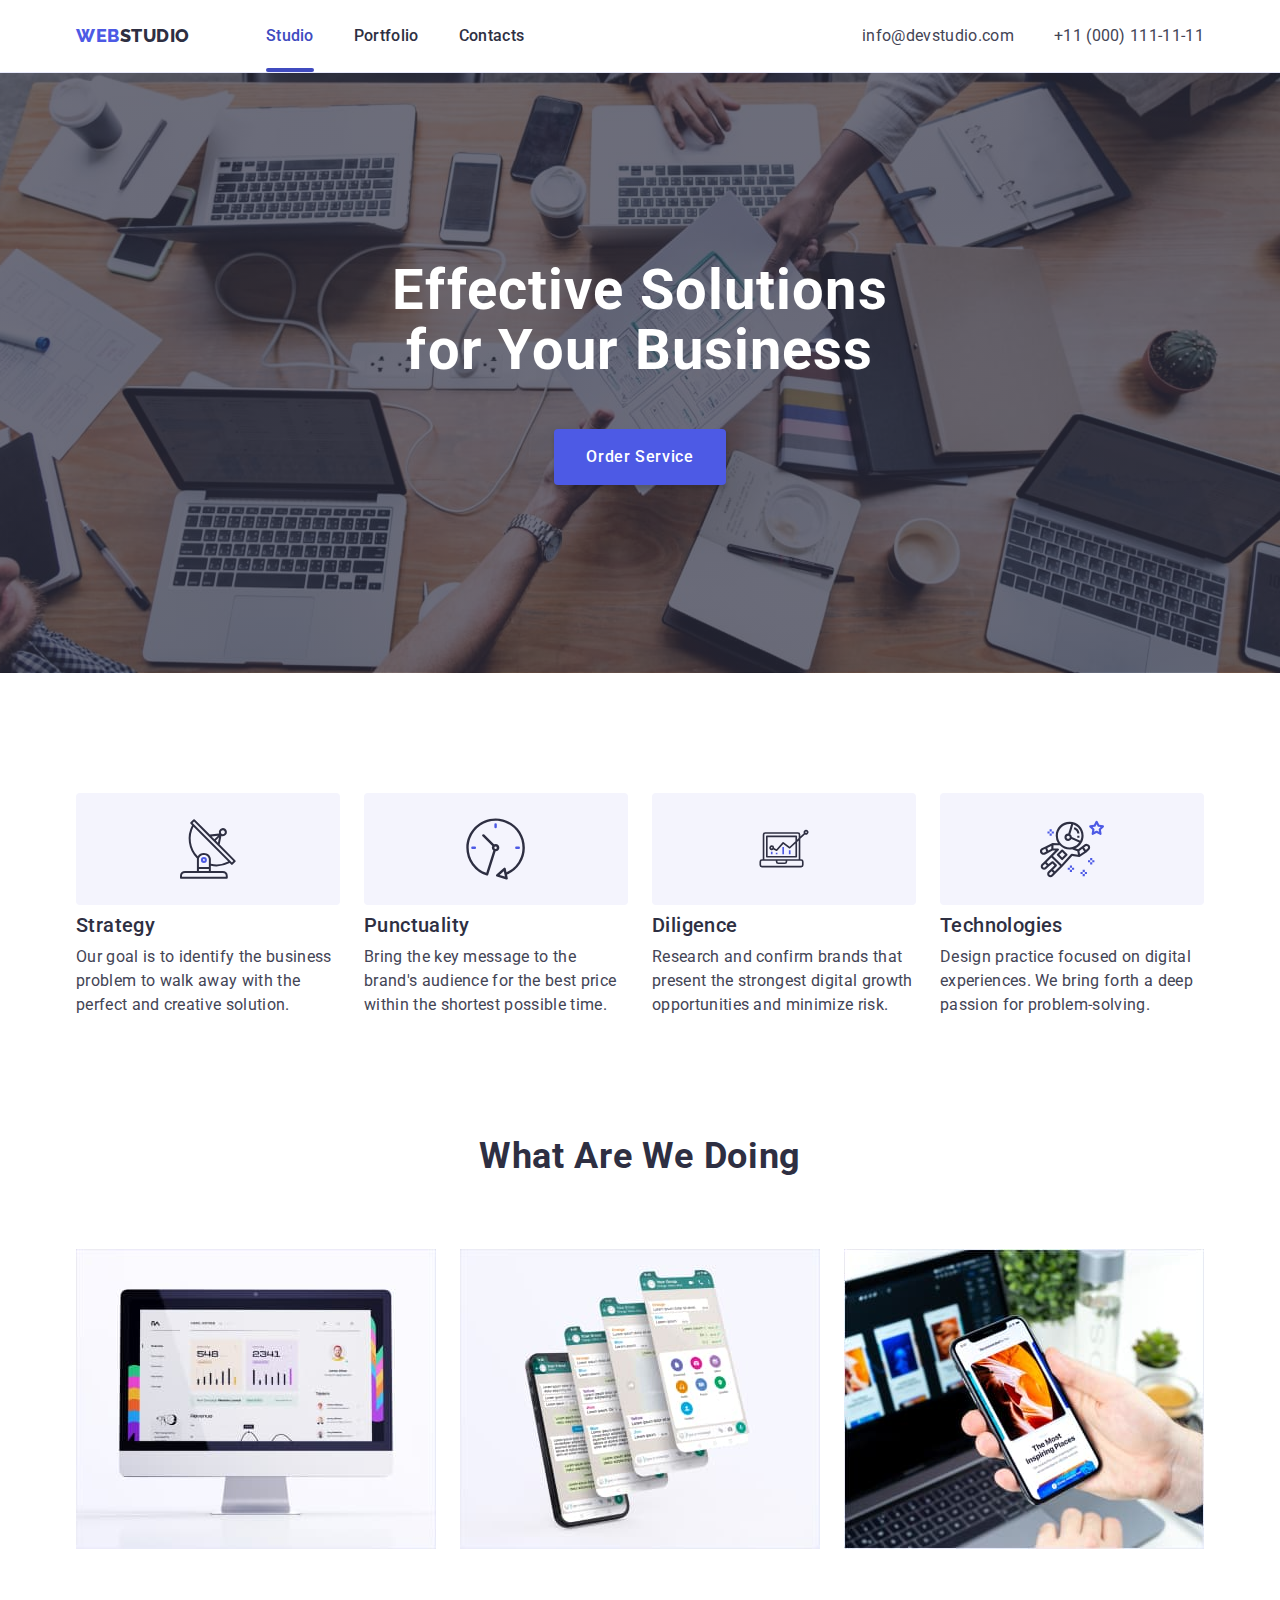
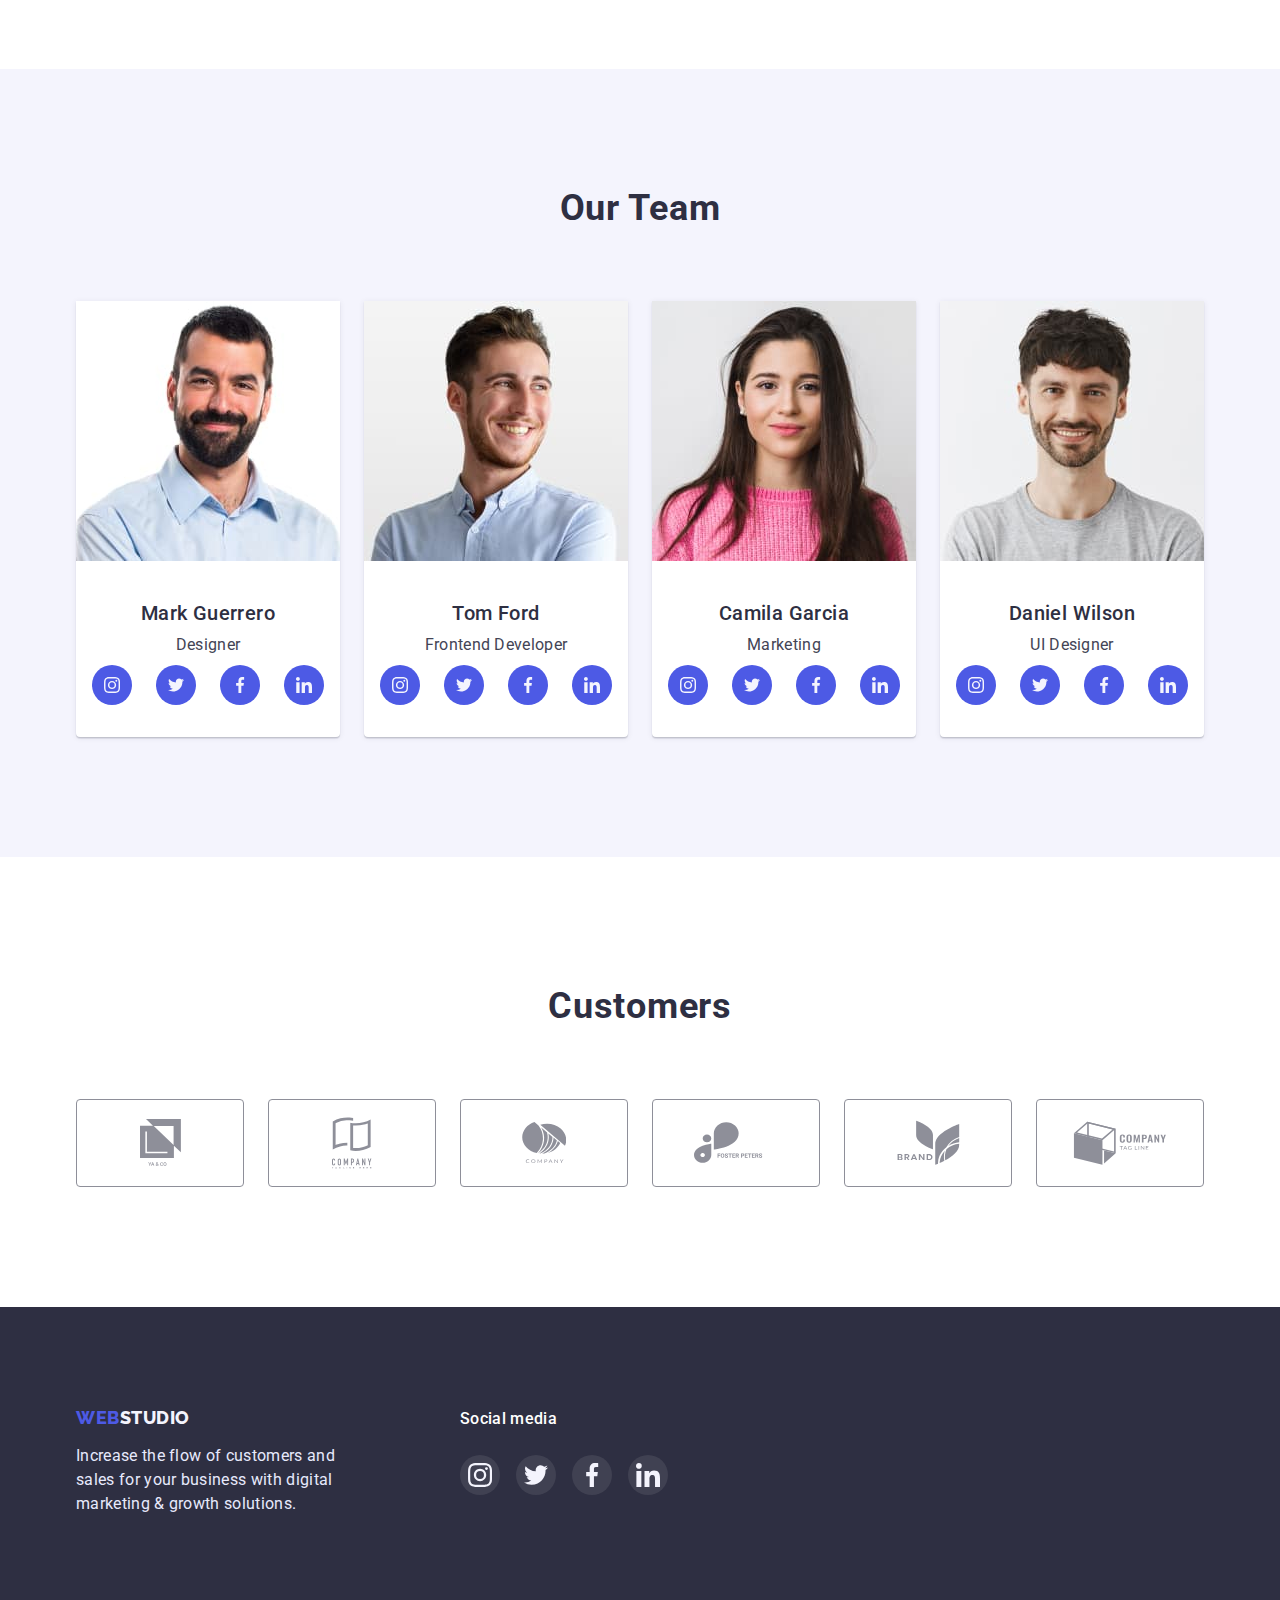
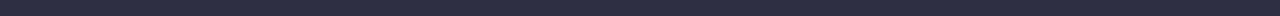
<file: index.html>
<!DOCTYPE html>
<html lang="en">
<head>
    <meta charset="UTF-8">
    <meta http-equiv="X-UA-Compatible" content="IE=edge">
    <meta name="viewport" content="width=device-width, initial-scale=1.0">
    <title>Document</title>
    <link href="https://cdn.jsdelivr.net/npm/modern-normalize@1.1.0/modern-normalize.min.css" rel="stylesheet">
    <!--Шрифти беремо із Гугл Фонтс-->
    <link href="https://fonts.googleapis.com/css2?family=Raleway:wght@800&family=Roboto:wght@400;500;700;900&display=swap" rel="stylesheet">
    <link rel="stylesheet" href="./css/styles.css">
</head>
<body> 
    <header class="page-heder">
        <div class="container page-heder-container">
 <!--логотип-->
    <nav class="site-nav">
        <a href="./index.html" class="link logo"> <span class="part-of-word">Web</span>Studio</a> 

    <!--список посилань на інші сторінки сайту, навігація-->
<ul class="list menu">
<li class="menu-item"><a href="./index.html" class="current link menu-link">Studio</a></li>
<li class="menu-item"><a href="./portfolio.html" class="link menu-link">Portfolio</a></li>
<li class="menu-item"><a href="" class=" link menu-link">Contacts</a></li>
</ul>

<!--електронна адреса та телефон-->
</nav>
<address class="address-main">
    <ul class="list address"> 
        <li class="contact"><a href="mailto:info@devstudio.com" class="link contact-mail-phone">info@devstudio.com</a></li>
        <li class="contact"><a href="tel:+110001111111" class="link contact-mail-phone">+11 (000) 111-11-11</a></li>
</ul>
</address>
</div>
</header>

 <main>
    <!--Герой-->
<section class="hero">
    <div class="container">
    <h1 class="hero-one">Effective Solutions for Your Business</h1> 
    <button class="button" type="button" data-modal-open>Order Service</button>
</div>
</section> 
   <!--переваги-->
<section class="second">
    <div class="container">
    <h2></h2> 
    <ul class="list second-list">
        <li class="decoration">
        <svg width="59.72" height="64" >
        <use href="./images/sprite-svg.svg#icon-antenna">
        </use>
    </svg>
    </li>
    <li class="decoration">
            <svg width="61.22" height="64" >
            <use href="./images/sprite-svg.svg#icon-clock">
            </use>
        </svg>
    </li>  
    <li class="decoration">
        <svg width="64" height="49.09" >
        <use href="./images/sprite-svg.svg#icon-diagram">
        </use>
    </svg>
    </li>
    <li class="decoration">
            <svg width="64" height="64" >
            <use href="./images/sprite-svg.svg#icon-astronaut">
            </use>
        </svg>
    </li>
    </ul>
    <ul class="list second-list">
        <li class="second-list-item"><h3 class="photo-header">Strategy</h3>
        <p class="main-text">Our goal is to identify the business
            problem to walk away with the perfect and creative solution. </p>
        </li>
        <li class="second-list-item"><h3 class="photo-header">Punctuality</h3>
        <p class="main-text">Bring the key message to the brand's audience for the best price within the shortest possible time.</p>
    </li>
    <li class="second-list-item"><h3 class="photo-header">Diligence</h3>
        <p class="main-text">Research and confirm brands that present the strongest digital growth opportunities and minimize risk.</p>
    </li>
    <li class="second-list-item"><h3 class="photo-header">Technologies</h3>
    <p class="main-text">Design practice focused on digital experiences. We bring forth a deep passion for problem-solving.</p>
</li>
    </ul>
</div> 
</section>
<!--Що ми робимо-->
<section class="third section-padding">
    <div class="container">
    <h2 class="second-head">What are we doing</h2>
    <ul class="list third-list">
    <li class="third-list-item"><img src="./images/Monitor1.jpg" alt="Monitorw" width=360></li>
    <li class="third-list-item"><img src="./images/selltelephone1.jpg" alt="selltelephone" width="360"></li>
    <li class="third-list-item"><img src="./images/work1.jpg" alt="work" width=360></li> 
    </ul>
</div>
</section>
<!--Наша команда-->
<section class="fourth section-padding">
    <div class="container">
    <h2 class="second-head">Our Team</h2>
    <ul class="list team-list">
        <li class="team-card"><img src="./images/marc1.jpg" alt="Marc" width=264>   
    <div class="second-card-heder">
        <h3 class="photo-header">Mark Guerrero</h3>
        <p class="main-text">Designer</p>
        <ul class="social-list list">
            <li class="social-list-item">
                <a href="" class="social-list-link">
                    <svg class="socisl-list-icon" width="16" height="16">
                        <use href="./images/sprite-svg.svg#icon-instagram">
                        </use>
                    </svg>
                </a>
            </li>
            <li class="social-list-item">
                <a href="" class="social-list-link">
                    <svg class="socisl-list-icon" width="16" height="16">
                        <use href="./images/sprite-svg.svg#icon-twitter"></use>
                    </svg>
                </a>
            </li>
            <li class="social-list-item">
                <a href="" class="social-list-link">
                    <svg class="socisl-list-icon" width="16" height="16">
                        <use href="./images/sprite-svg.svg#icon-facebook"></use>
                    </svg>
                </a>
            </li>
            <li class="social-list-item">
                <a href="" class="social-list-link">
                    <svg class="socisl-list-icon" width="16" height="16">
                        <use href="./images/sprite-svg.svg#icon-linkedin"></use>
                    </svg>
                </a>
            </li>
        </ul>
    </div>
    </li>
        <li class="team-card"><img src="./images/tom1.jpg" alt="Tom" width=264>
    <div class="second-card-heder">
        <h3 class="photo-header">Tom Ford</h3>
        <p class="main-text">Frontend Developer</p>
        <ul class="social-list list">
            <li class="social-list-item">
                <a href="" class="social-list-link">
                    <svg class="socisl-list-icon" width="16" height="16">
                        <use href="./images/sprite-svg.svg#icon-instagram">
                        </use>
                    </svg>
                </a>
            </li>
            <li class="social-list-item">
                <a href="" class="social-list-link">
                    <svg class="socisl-list-icon" width="16" height="16">
                        <use href="./images/sprite-svg.svg#icon-twitter"></use>
                    </svg>
                </a>
            </li>
            <li class="social-list-item">
                <a href="" class="social-list-link">
                    <svg class="socisl-list-icon" width="16" height="16">
                        <use href="./images/sprite-svg.svg#icon-facebook"></use>
                    </svg>
                </a>
            </li>
            <li class="social-list-item">
                <a href="" class="social-list-link">
                    <svg class="socisl-list-icon" width="16" height="16">
                        <use href="./images/sprite-svg.svg#icon-linkedin"></use>
                    </svg>
                </a>
            </li>
        </ul>
    </div>
    </li>
        <li class="team-card"><img src="./images/camila1.jpg" alt="Camila" width=264>
    <div class="second-card-heder">
        <h3 class="photo-header">Camila Garcia</h3>
        <p class="main-text">Marketing</p>
        <ul class="social-list list">
            <li class="social-list-item">
                <a href="" class="social-list-link">
                    <svg class="socisl-list-icon" width="16" height="16">
                        <use href="./images/sprite-svg.svg#icon-instagram">
                        </use>
                    </svg>
                </a>
            </li>
            <li class="social-list-item">
                <a href="" class="social-list-link">
                    <svg class="socisl-list-icon" width="16" height="16">
                        <use href="./images/sprite-svg.svg#icon-twitter"></use>
                    </svg>
                </a>
            </li>
            <li class="social-list-item">
                <a href="" class="social-list-link">
                    <svg class="socisl-list-icon" width="16" height="16">
                        <use href="./images/sprite-svg.svg#icon-facebook"></use>
                    </svg>
                </a>
            </li>
            <li class="social-list-item">
                <a href="" class="social-list-link">
                    <svg class="socisl-list-icon" width="16" height="16">
                        <use href="./images/sprite-svg.svg#icon-linkedin"></use>
                    </svg>
                </a>
            </li>
        </ul>
    </div>
    </li>
        <li class="team-card"><img src="./images/daniel1.jpg" alt="Daniel" width=264>
    <div class="second-card-heder">
        <h3 class="photo-header">Daniel Wilson</h3>
        <p class="main-text">UI Designer</p>
        <ul class="social-list list">
            <li class="social-list-item">
                <a href="" class="social-list-link">
                    <svg class="socisl-list-icon" width="16" height="16">
                        <use href="./images/sprite-svg.svg#icon-instagram">
                        </use>
                    </svg>
                </a>
            </li>
            <li class="social-list-item">
                <a href="" class="social-list-link">
                    <svg class="socisl-list-icon" width="16" height="16">
                        <use href="./images/sprite-svg.svg#icon-twitter"></use>
                    </svg>
                </a>
            </li>
            <li class="social-list-item">
                <a href="" class="social-list-link">
                    <svg class="socisl-list-icon" width="16" height="16">
                        <use href="./images/sprite-svg.svg#icon-facebook"></use>
                    </svg>
                </a>
            </li>
            <li class="social-list-item">
                <a href="" class="social-list-link">
                    <svg class="socisl-list-icon" width="16" height="16">
                        <use href="./images/sprite-svg.svg#icon-linkedin"></use>
                    </svg>
                </a>
            </li>
        </ul>
    </div>
    </li>
    </ul>
</div>
</section>
<!---------КЛІЄНТИ-------->
<section class="fifth">
    <div class="container">
        <h2 class="second-head">Customers</h2>
        <ul class="list company-list">
            <li class="company-item">
                <a href="#" class="company-link">
                    <svg class="company-icon" width="41" height="47">
                        <use href="./images/sprite-svg.svg#icon-company1"></use>
                    </svg>
                </a>
            </li>
            <li class="company-item">
                <a href="#" class="company-link">
                    <svg class="company-icon" width="40" height="52" >
                        <use href="./images/sprite-svg.svg#icon-company2"></use>
                    </svg>
                </a>
            </li>
            <li class="company-item">
                <a href="#" class="company-link">
                    <svg class="company-icon" width="44" height="41">
                        <use href="./images/sprite-svg.svg#icon-company3"></use>
                    </svg>
                </a>
            </li>
            <li class="company-item">
                <a href="#" class="company-link">
                    <svg class="company-icon" width="84" height="41">
                        <use href="./images/sprite-svg.svg#icon-company4"></use>
                    </svg>
                </a>
            </li>
            <li class="company-item">
                <a href="#" class="company-link">
                    <svg class="company-icon" width="63" height="45">
                        <use href="./images/sprite-svg.svg#icon-company5"></use>
                    </svg>
                </a>
            </li>
            <li class="company-item">
                <a href="#" class="company-link">
                    <svg class="company-icon" width="94" height="44">
                        <use href="./images/sprite-svg.svg#icon-company6"></use>
                    </svg>
                </a>
            </li>
        </ul>
    </div>
</section>
</main>
<!--Футер-->
<footer class="footer">
    <div class="container footer-container">
        <div class="lofo-text-footer">
    <a href="./index.html" class="link logo-foot"> <span class="part-of-word-foot">Web</span>Studio</a> 
    <p class="text-footer">
        Increase the flow of customers and sales for your business with digital marketing & growth solutions.
    </p></div>
       
        <div class="social-container-footer">
        <h2 class="head-footer">Social media</h2>
        <ul class="social-list-footer list">
            <li class="social-list-item-footer">
                <a href="" class="social-list-link-footer">
                    <svg class="socisl-list-icon-footer" width="24" height="24">
                        <use href="./images/sprite-svg.svg#icon-instagram">
                        </use>
                    </svg>
                </a>
            </li>
            <li class="social-list-item-footer">
                <a href="" class="social-list-link-footer">
                    <svg class="socisl-list-icon-footer" width="24" height="24">
                        <use href="./images/sprite-svg.svg#icon-twitter"></use>
                    </svg>
                </a>
            </li>
            <li class="social-list-item-footer">
                <a href="" class="social-list-link-footer">
                    <svg class="socisl-list-icon-footer" width="24" height="24">
                        <use href="./images/sprite-svg.svg#icon-facebook"></use>
                    </svg>
                </a>
            </li>
            <li class="social-list-item-footer">
                <a href="" class="social-list-link-footer">
                    <svg class="socisl-list-icon-footer" width="24" height="24">
                        <use href="./images/sprite-svg.svg#icon-linkedin"></use>
                    </svg>
                </a>
            </li>
        </ul>
    </div>

</div>
</footer>

<div class="backdrop is-hidden" data-modal>
    <div class="modal">
        <button type="button" class="modal-btn" data-modal-close>
            <svg class="modal-icon">
                <use href="./images/sprite-svg.svg#icon-modalsvg"></use>
            </svg>

        </button>
    </div>
</div>
<script src="./js/modal.js"></script>
</body>
</html>
</file>
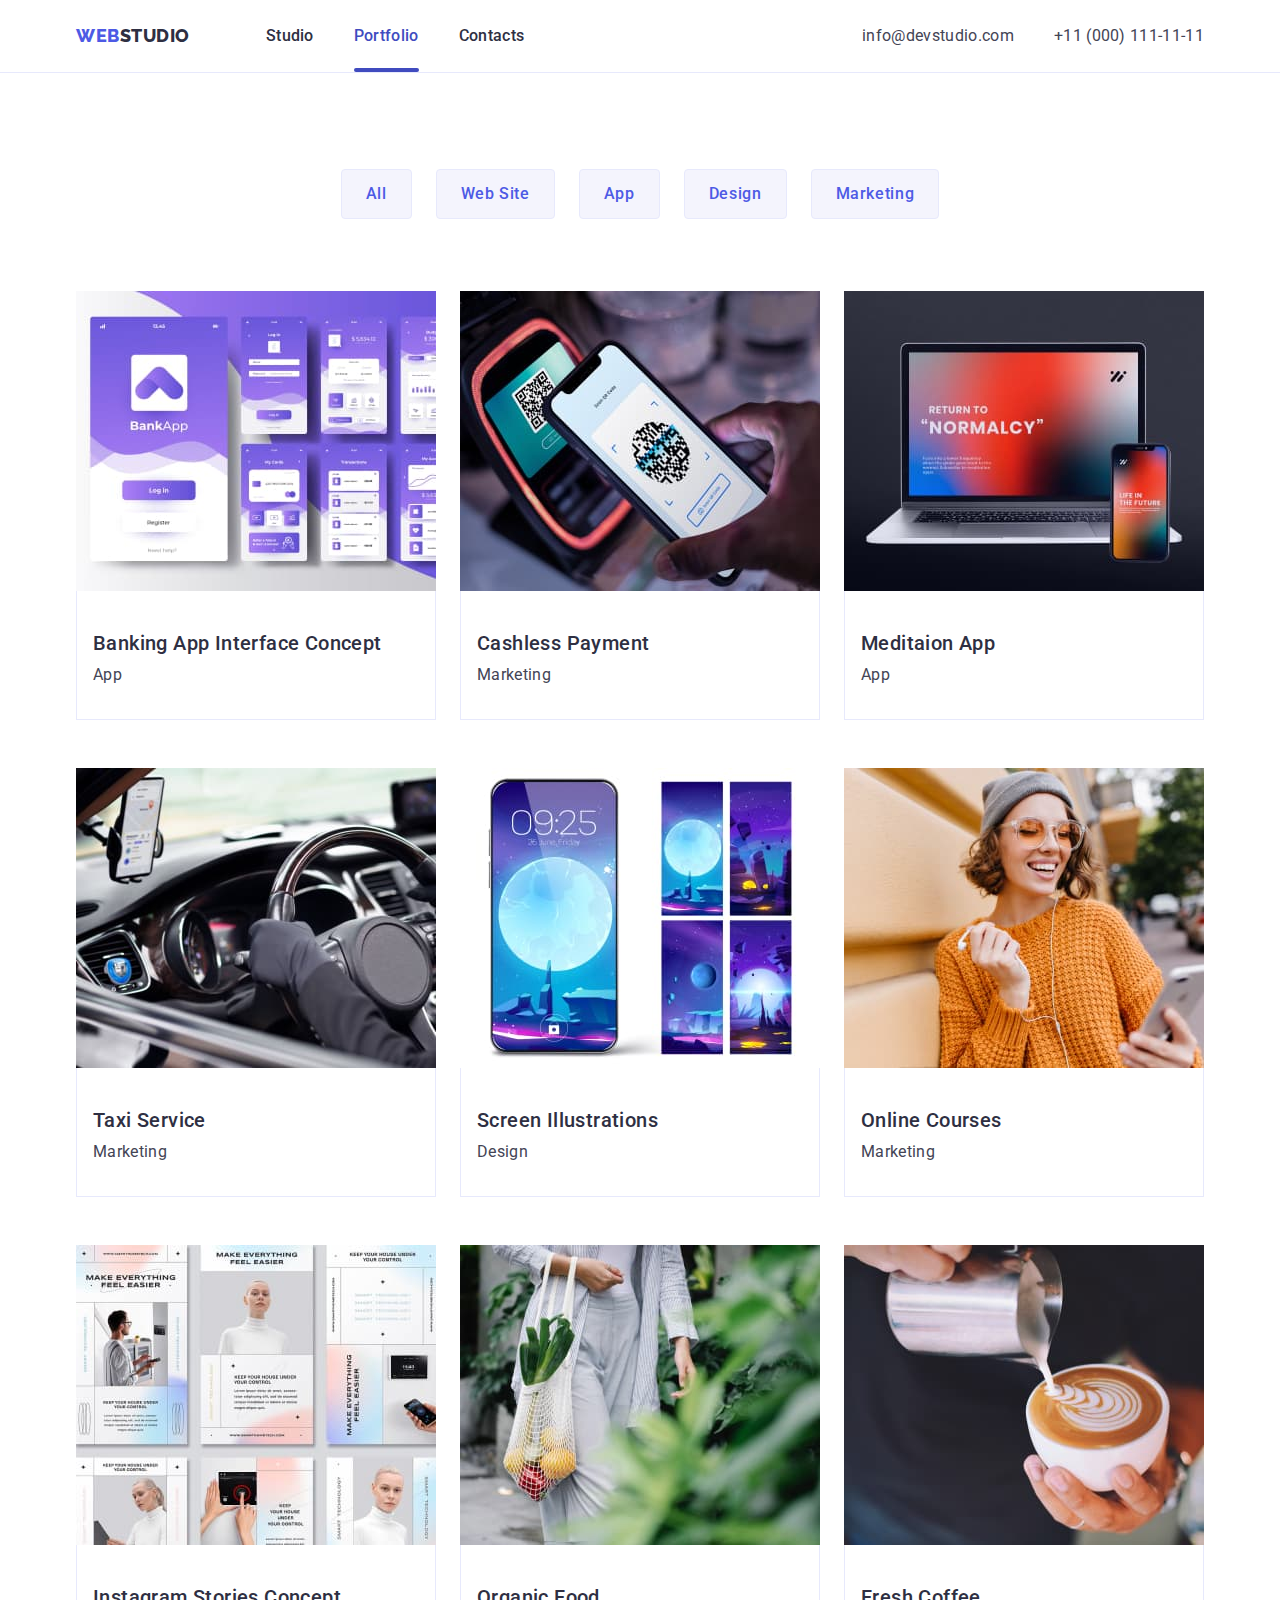
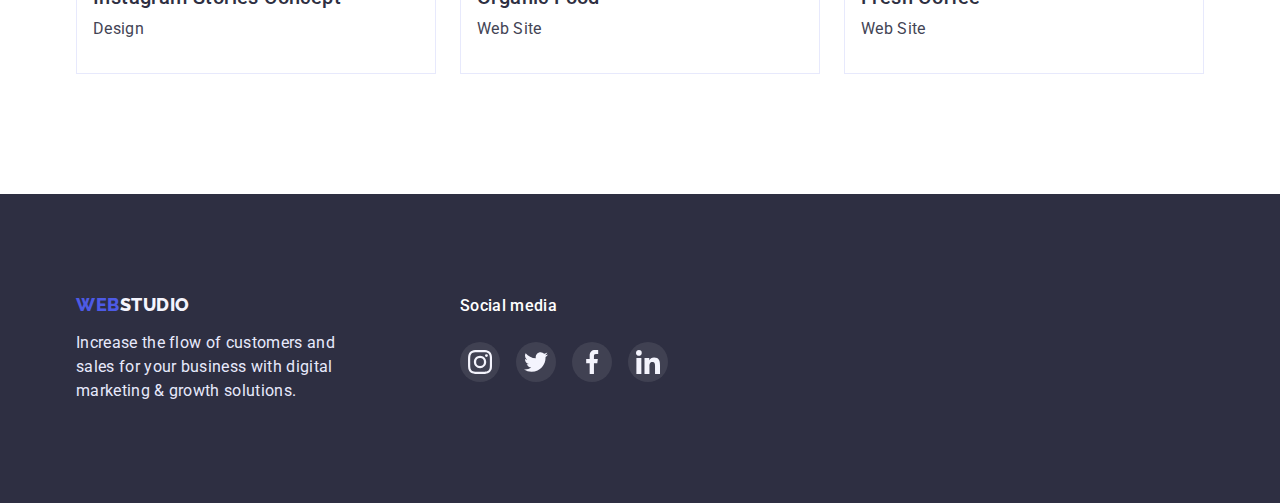
<file: portfolio.html>
<!DOCTYPE html>
<html lang="en">
<head>
    <meta charset="UTF-8">
    <meta http-equiv="X-UA-Compatible" content="IE=edge">
    <meta name="viewport" content="width=device-width, initial-scale=1.0">
    <title>Document</title>
    <link href="https://cdn.jsdelivr.net/npm/modern-normalize@1.1.0/modern-normalize.min.css" rel="stylesheet">
    <!--Шрифти беремо із Гугл Фонтс-->
    <link href="https://fonts.googleapis.com/css2?family=Raleway:wght@800&family=Roboto:wght@400;500;700;900&display=swap" rel="stylesheet">
    <link rel="stylesheet" href="./css/styles.css">
</head>
<body> 
    <header class="page-heder">
        <div class="container page-heder-container">
 <!--логотип-->
    <nav class="site-nav">
        <a href="./index.html" class="link logo"> <span class="part-of-word">Web</span>Studio</a> 
    
        <!--список посилань на інші сторінки сайту, навігація-->
<ul class="list menu">
<li class="menu-item"><a href="./index.html" class="link menu-link">Studio</a></li>
<li class="menu-item"><a href="./portfolio.html" class="current link menu-link">Portfolio</a></li>
<li class="menu-item"><a href="" class="link menu-link">Contacts</a></li>
</ul>

<!--електронна адреса та телефон-->
</nav>
<address class="address-main">
    <ul class="list address"> 
        <li class="contact"><a href="mailto:info@devstudio.com" class="link contact-mail-phone">info@devstudio.com</a></li>
        <li class="contact"><a href="tel:+110001111111" class="link contact-mail-phone">+11 (000) 111-11-11</a></li>
</ul>
</address>
</div>
</header>
    <main>
    <section class="section-padding-portfolio">
        <div class="container">
        <h1></h1>
    <ul class="list portfolio-btn-container">
        <li class="menu-portfolio-btn">
           <button class="nav-btn" type="button">All</button>
        </li>
        <li class="menu-portfolio-btn">
            <button class="nav-btn" type="button">Web Site</button>
        </li>
        <li class="menu-portfolio-btn">
            <button class="nav-btn" type="button">App</button>
        </li>
        <li class="menu-portfolio-btn">
            <button class="nav-btn" type="button">Design</button>
        </li>
        <li class="menu-portfolio-btn">
            <button class="nav-btn" type="button">Marketing</button>
        </li>
    </ul>
    <ul class="list team-list">
    <li class="portfolio-card">
        <a href="" class="portfolio-link link">
        <div class="overlay-img">
        <img src="./images/banking1.jpg" alt="banking app interface concept" width="360">
        <p class="overlay">
            14 Stylish and User-Friendly App Design Concepts 
            · Task Manager App · Calorie Tracker App 
            · Exotic Fruit Ecommerce App 
            · Cloud Storage App</p></div>
        <div class="portfolio-card-heder">
        <h2 class="photo-header">Banking App Interface Concept</h2>
    <p class="main-text">App</p>
</div></a>
</li>
    <li class="portfolio-card">
        <a href="" class="portfolio-link link">
        <div class="overlay-img">
        <img src="./images/payment1.jpg" alt="cashless payment" width="360">
        <p class="overlay">
            14 Stylish and User-Friendly App Design Concepts 
            · Task Manager App · Calorie Tracker App 
            · Exotic Fruit Ecommerce App 
            · Cloud Storage App</p></div>
    <div class="portfolio-card-heder"><h2 class="photo-header">Cashless Payment</h2>
    <p class="main-text">Marketing</p></div></a>
</li>
    <li class="portfolio-card">
        <a href="" class="portfolio-link link">
        <div class="overlay-img">    
        <img src="./images/meditation1.jpg" alt="meditaion app" width="360">
        <p class="overlay">
        14 Stylish and User-Friendly App Design Concepts 
        · Task Manager App · Calorie Tracker App 
        · Exotic Fruit Ecommerce App 
        · Cloud Storage App</p></div>
    <div class="portfolio-card-heder"><h2 class="photo-header">Meditaion App</h2>
    <p class="main-text">App</p></div></a>
</li>
    <li class="portfolio-card">
        <a href="" class="portfolio-link link">
        <div class="overlay-img">
        <img src="./images/taxi1.jpg" alt="taxi service" width="360">
        <p class="overlay">
        14 Stylish and User-Friendly App Design Concepts 
        · Task Manager App · Calorie Tracker App 
        · Exotic Fruit Ecommerce App 
        · Cloud Storage App</p></div>
        <div class="portfolio-card-heder"><h2 class="photo-header">Taxi Service</h2>
    <p class="main-text">Marketing</p></div>
</a>
</li>
    <li class="portfolio-card">
    <a href="" class="portfolio-link link">
    <div class="overlay-img">
    <img src="./images/screen1.jpg" alt="screen illustrations" width="360">
    <p class="overlay">
    14 Stylish and User-Friendly App Design Concepts 
    · Task Manager App · Calorie Tracker App 
    · Exotic Fruit Ecommerce App 
    · Cloud Storage App</p></div>
            <div class="portfolio-card-heder"><h2 class="photo-header">Screen Illustrations</h2>
    <p class="main-text">Design</p></div> </a>
</li>
    <li class="portfolio-card">
        <a href="" class="portfolio-link link">
        <div class="overlay-img">
        <img src="./images/courses1.jpg" alt="online courses" width="360">
        <p class="overlay">
        14 Stylish and User-Friendly App Design Concepts 
        · Task Manager App · Calorie Tracker App 
        · Exotic Fruit Ecommerce App 
        · Cloud Storage App</p></div>
            <div class="portfolio-card-heder"><h2 class="photo-header">Online Courses</h2>
    <p class="main-text">Marketing</p></div></a>
</li>
    <li class="portfolio-card">
        <a href="" class="portfolio-link link">
        <div class="overlay-img">
        <img src="./images/instagram2.jpg" alt="instagram stories concept" width="360">
        <p class="overlay">
        · Task Manager App · Calorie Tracker App 
        · Exotic Fruit Ecommerce App 
        · Cloud Storage App
        · Cloud Storage App</p></div>
            <div class="portfolio-card-heder"><h2 class="photo-header">Instagram Stories Concept</h2>
    <p class="main-text">Design</p></div></a>
</li>
    <li class="portfolio-card">
        <a href="" class="portfolio-link link">
        <div class="overlay-img">
        <img src="./images/food1.jpg" alt="organic food" width="360">
        <p class="overlay">
        14 Stylish and User-Friendly App Design Concepts 
        · Task Manager App · Calorie Tracker App 
        · Exotic Fruit Ecommerce App 
        · Cloud Storage App</p></div>
            <div class="portfolio-card-heder"><h2 class="photo-header">Organic Food</h2>
    <p class="main-text">Web Site</p></div></a>
</li>
    <li class="portfolio-card">
        
        <a href="" class="portfolio-link link">
        <div class="overlay-img">
        <img src="./images/coffee1.jpg" alt="fresh coffee" width="360">
        <p class="overlay">
        14 Stylish and User-Friendly App Design Concepts 
        · Task Manager App · Calorie Tracker App 
        · Exotic Fruit Ecommerce App 
        · Cloud Storage App</p></div>
            <div class="portfolio-card-heder"><h2 class="photo-header">Fresh Coffee</h2>
    <p class="main-text">Web Site</p></div>
</a>
</li>
</ul>
</div>
</section>
</main>
<footer class="footer">
    <div class="container footer-container">
        <div class="lofo-text-footer">
            <a href="./index.html" class="link logo-foot"> <span class="part-of-word-foot">Web</span>Studio</a>
            <p class="text-footer">
                Increase the flow of customers and sales for your business with digital marketing & growth solutions.
            </p>
        </div>

        <div class="social-container-footer">
            <h2 class="head-footer">Social media</h2>
            <ul class="social-list-footer list">
                <li class="social-list-item-footer">
                    <a href="" class="social-list-link-footer">
                        <svg class="socisl-list-icon-footer" width="24" height="24">
                            <use href="./images/sprite-svg.svg#icon-instagram">
                            </use>
                        </svg>
                    </a>
                </li>
                <li class="social-list-item-footer">
                    <a href="" class="social-list-link-footer">
                        <svg class="socisl-list-icon-footer" width="24" height="24">
                            <use href="./images/sprite-svg.svg#icon-twitter"></use>
                        </svg>
                    </a>
                </li>
                <li class="social-list-item-footer">
                    <a href="" class="social-list-link-footer">
                        <svg class="socisl-list-icon-footer" width="24" height="24">
                            <use href="./images/sprite-svg.svg#icon-facebook"></use>
                        </svg>
                    </a>
                </li>
                <li class="social-list-item-footer">
                    <a href="" class="social-list-link-footer">
                        <svg class="socisl-list-icon-footer" width="24" height="24">
                            <use href="./images/sprite-svg.svg#icon-linkedin"></use>
                        </svg>
                    </a>
                </li>
            </ul>
        </div>
    </div>
</footer>
</body>
</html>
</file>
<file: css/styles.css>
/*=======================загальні класи та змінні=====================*/
:root {
  --color-ocean-hover-pressed: #404BBF;
  --color-iris-focus-aktiv-link: #4D5AE5;
  --color-navy-blue-overlay-shadow-heading: #2E2F42;
  --color-slate-text: #434455;
  --color-body: #FFFFFF;
  --color-cloud-accent: #F4F4FD;
  --color-cornflower-accent: #E7E9FC;
  --color-helper:#8E8F99;
  --color-green-akcent:#31D0AA;
  --primary-font:'Roboto', sans-serif;
  --transition: 250ms cubic-bezier(0.4, 0, 0.2, 1);
  
}

h1,h2,h3,p {
margin-top: 0px; margin-bottom: 0px;}

ul {
  margin-top: 0px;
  margin-bottom: 0px; 
  padding-left: 0px;}

.list {
  list-style: none;
}

img {display: block;}

.link {
  text-decoration: none;
}

body {
font-family: var(--primary-font);
color: var(--color-navy-blue-overlay-shadow-heading);
background-color: var(--color-body);}

.container {
  width: 1158px;
  margin-right: auto;
  margin-left: auto;
  padding-left: 15px;
  padding-right: 15px;
}

.section-padding {
padding-top: 120px;
padding-bottom: 120px;}


/*==========================ХЕДЕР=====================================*/
.page-heder {
border-bottom: 1px solid var(--color-cornflower-accent);}

.page-heder-container {
  display: flex;
  align-items: center;
}

.logo {
  font-family: 'raleway', sans-serif;
  font-weight: 800;
  font-size: 18px;
  line-height: 1.33;
  letter-spacing: 0.03em;
  color: var(--color-navy-blue-overlay-shadow-heading);
  text-transform: uppercase;

  margin-right: 76px;
}

.part-of-word {
  color: var(--color-iris-focus-aktiv-link);
}
/*========================Навігація в хедері=========================================*/
.site-nav {
  display: flex;
  align-items: center;
}

.menu {
  display: flex;
  align-items: center;
}

.address-main {margin-left: auto;}

.address {
display: flex;
align-items: center;}

.menu-item:not(:last-child) {
  margin-right: 40px;
}


.menu-link {
  padding-top: 24px;
  padding-bottom: 24px;
  display: block;
  font-weight: 500;
  font-size: 16px;
  line-height: 1.5;
  letter-spacing: 0.02em;
  color: var(--color-navy-blue-overlay-shadow-heading);
  transition: color var(--transition);
}
.menu-link:hover,
.menu-link:focus {
  color: var(--color-ocean-hover-pressed);
}

.current::after {
  position: absolute;
  bottom: 0;
  left: 0;
  display: block;
  content: '';
  width: 100%;
  height: 4px;
  background-color: var(--color-ocean-hover-pressed);
  border-radius: 2px;
}

.current {
  position: relative;
  color: var(--color-ocean-hover-pressed);
}
.contact-mail-phone  {
font-family: 'Roboto', sans-serif;
font-style: normal;
font-size: 16px;
line-height: 1.5;
letter-spacing: 0.02em;
color: var(--color-slate-text);
transition: color var(--transition);
}

.contact:not(:last-child){
  margin-right: 40px;
}
.contact-mail-phone:hover,
.contact-mail-phone:focus {
  color: var(--color-ocean-hover-pressed);}

  /*=========================Герой====================*/
.button {
background-color: var(--color-iris-focus-aktiv-link);
font-family: 'Roboto', sans-serif;
font-weight: 500;
font-size: 16px;
line-height: 1.5;
letter-spacing: 0.04em;
color: var(--color-body);
cursor: pointer;
box-shadow: 0px 4px 4px rgba(0, 0, 0, 0.15);
border-radius: 4px;
border: none;
padding: 16px 32px;
transition: color var(--transition), background-color var(--transition);
}
  
.button:hover,
.button:focus{
background-color: var(--color-ocean-hover-pressed);
color: var(--color-body);
}

.hero {
  background-color: var(--color-navy-blue-overlay-shadow-heading);
  padding: 188px 0px;
  text-align: center;

  max-width: 1440px;
  margin-left: auto;
  margin-right: auto;
 
  background-image: linear-gradient(rgba(46, 47, 66, 0.7), rgba(46, 47, 66, 0.7)), url(../images/fon-hero1.jpg);
  background-repeat: no-repeat;
  background-position: center;
  background-size: cover;
}

.hero-one {
width: 500px;
margin-right: auto;
margin-left: auto;
margin-bottom: 48px;
font-size: 56px;
line-height: 1.07;
letter-spacing: 0.02em;
color: var(--color-body);
}

/*===========================Друга секція ПЕРЕВАГИ=========================*/
.second {
  padding-top: 120px;}

.second-head {
font-size: 36px;
line-height: 1.11;
letter-spacing: 0.02em;
text-align: center;
text-transform: capitalize;
margin-bottom: 72px;}

.photo-header {
  font-weight: 500;
  font-size: 20px;
  line-height: 1.2;
  letter-spacing: 0.02em;
  margin-bottom: 8px;
  margin-top: 8px;
  color: var(--color-navy-blue-overlay-shadow-heading);
 }
 
 .second-list {
  display: flex;
  flex-wrap: wrap;
  gap: 24px;
 }

 .decoration {
width: 264px;
height: 112px;
background: #F4F4FD;
border-radius: 4px;
display: flex;
justify-content: center;
align-items: center;
}

 .second-list-item {
  flex-basis: calc((100% - 3*24px) / 4);
 }
.main-text {
  font-size: 16px;
  line-height: 1.5;
  letter-spacing: 0.02em;
  color: var(--color-slate-text)
  }

  /*=========================Третя секція ЩО МИ РОБИМО====================*/
.third-list {display: flex;
flex-wrap: wrap;
gap: 24px;}

.third-list-item {
  flex-basis: calc((100% - 2*24px) / 3);}

/*============================Четверта секція НАША КОМАНДА=================*/
  
.fourth {
background-color: var(--color-cloud-accent)}

.team-list {margin-top: 72px;
display: flex;
flex-wrap: wrap;
gap: 48px 24px;}

.second-card-heder {
  padding-top: 32px;
  padding-bottom: 32px;
  text-align: center;
}


.team-card {
flex-basis: calc((100% - 3*24px) / 4);
background-color: var(--color-body);
box-shadow: 0px 1px 6px rgba(46, 47, 66, 0.08), 0px 1px 1px rgba(46, 47, 66, 0.16), 0px 2px 1px rgba(46, 47, 66, 0.08);
border-radius: 0px 0px 4px 4px;}


.social-list {
  display: flex;
  justify-content: center;
  gap: 24px;
  margin-top: 8px;
}
.social-list-link {
  display: flex;
  justify-content: center;
  align-items: center;
  width: 40px;
  height: 40px;
  border-radius: 50%;
  background-color: var(--color-iris-focus-aktiv-link);
  transition: background-color var(--transition);
}

.social-list-link:hover,
.social-list-link:focus {
  background-color: var(--color-ocean-hover-pressed);
}


/*========Секція з лого компаній. КЛІЄНТИ================*/

.fifth {padding-top: 130px;
padding-bottom: 120px;
}

.company-list {
  display: flex;
  justify-content: center;
  gap: 24px;
}
.company-link {
  display: flex;
  justify-content: center;
  align-items: center;
  width: 168px;
  height: 88px;
  border-radius: 4px;
  border: 1px solid var(--color-helper);
  fill: var(--color-helper);
  transition: fill var(--transition), border-color var(--transition);
}

.company-link:hover,
.company-link:focus {
  fill: var(--color-ocean-hover-pressed);
  border-color: var(--color-ocean-hover-pressed);
}

/*================Футер=======================*/

  .footer {
    background-color: var(--color-navy-blue-overlay-shadow-heading);
    padding-top: 100px;
    padding-bottom: 100px;
  }

.logo-foot {
  font-family: 'raleway', sans-serif;
  font-weight: 800;
  font-size: 18px;
  line-height: 1.17;
  letter-spacing: 0.03em;
  color: var(--color-cloud-accent);
  text-transform: uppercase;
  display: inline-block;
  margin-bottom: 16px;
}
  
  .part-of-word-foot {
  color: var(--color-iris-focus-aktiv-link);
  }

  .text-footer {
  font-size: 16px;
  line-height: 1.5;
  width: 264px;
  letter-spacing: 0.02em;
  color: var(--color-cornflower-accent);
}

  .head-footer {
    font-size: 16px;
    line-height: 1.5;
    letter-spacing: 0.02em;
    color: #FFFFFF;
    font-weight: 500;
    margin-bottom: 24px;
  }

  .social-container-footer {
    display: flex;
    flex-direction: column;
    padding-left: 120px;
  }
    .social-list-footer {
      display: flex;
      justify-content: center;
      gap: 16px;
    
    }
  
    .footer-container {
      display: flex;
    }
    .social-list-link-footer {
      display: flex;
      justify-content: center;
      align-items: center;
      width: 40px;
      height: 40px;
      border-radius: 50%;
      background-color: rgba(225, 225, 225, 0.1);
      transition: background-color var(--transition);
    }

  .social-list-link-footer:hover,
  .social-list-link-footer:focus {
    background-color: var(--color-green-akcent);
  }
/*=============Портфоліо друга сторінка==============================*/

.portfolio-btn-container {
  display: flex;
  align-items: center;
  justify-content: center;
  margin-right: auto;
  margin-left: auto;
  
}

  .nav-btn:hover,
  .nav-btn:focus{
  background-color: var(--color-ocean-hover-pressed);
  color: var(--color-body);
  box-shadow: 0px 3px 1px rgba(0, 0, 0, 0.1), 0px 2px 1px rgba(0, 0, 0, 0.08), 0px 2px 2px rgba(0, 0, 0, 0.12);
  }

  .nav-btn {
  
  background-color: var(--color-cloud-accent);
  font-family: 'Roboto', sans-serif;
  font-weight: 500;
  font-size: 16px;
  line-height: 1.5;
  letter-spacing: 0.04em;
  color: var(--color-iris-focus-aktiv-link);
  cursor: pointer;
  padding: 12px 24px;
  border: 1px solid #E7E9FC;
border-radius: 4px;
transition: background-color var(--transition), color var(--transition), box-shadow var(--transition);
  }

.menu-portfolio-btn:not(:last-child) {
  margin-right: 24px;
}

.section-padding-portfolio {
  padding-top: 96px;
  padding-bottom: 120px;
}

.portfolio-card-heder {

  padding-top: 32px;
  padding-bottom: 32px;
  padding-left: 16px;
  border-right: 1px solid var(--color-cornflower-accent);
  border-left: 1px solid var(--color-cornflower-accent);
  border-bottom: 1px solid var(--color-cornflower-accent);
}

.portfolio-card {
  flex-basis: calc((100% - 2*24px) / 3);
}

.portfolio-card:hover .overlay,
.portfolio-card:focus .overlay{
transform: translate(0, 0);
}


.portfolio-link:hover,
.portfolio-link:focus {
  box-shadow: 0px 2px 1px rgba(46, 47, 66, 0.08), 0px 1px 1px rgba(46, 47, 66, 0.16), 0px 1px 6px rgba(46, 47, 66, 0.08);
}
.portfolio-link {
  display: block;
  transition: box-shadow var(--transition);

}

.overlay {
  position: absolute;
  left: 0;
  top: 0;
  width: 100%;
  height: 100%;
  overflow: auto;
transform: translate(0, 100%);
transition: transform var(--transition);
  font-size: 16px;
  letter-spacing: 0.02em;
  color: var(--color-cloud-accent);
  background-color: var(--color-iris-focus-aktiv-link);
  padding-top: 40px;
  padding-bottom: 164px;
  padding-left: 32px;
  padding-right: 32px;
}

.overlay-img {
  position: relative;
  overflow: hidden;
}

/*==================МОДАЛЬНЕ ВІКНО=============*/

.backdrop {
  position: fixed;
  z-index: 100;
  top: 0;
  left: 0;
  width: 100%;
  height: 100%;
  background: rgba(46, 47, 66, 0.4);
  transition: opacity var(--transition), visibility var(--transition);
}

.backdrop.is-hidden {
  opacity: 0;
  visibility: hidden;
  pointer-events: none;

}

.modal {
  position: absolute;
  top: 50%;
  left: 50%;
  transform: translate(-50%, -50%);
  width: 408px;
  height: 576px;
  background-color: #FCFCFC;
  box-shadow: 0px 1px 1px rgba(0, 0, 0, 0.14), 0px 1px 3px rgba(0, 0, 0, 0.12), 0px 2px 1px rgba(0, 0, 0, 0.2);
border-radius: 4px;
}

.modal-icon {
  fill: #000000;
  width: 8px;
  height: 8px;
  transition: fill 250ms cubic-bezier(0.4, 0, 0.2, 1);
}

.modal-btn {
  position: absolute;
  top: 24px;
  right: 24px;
  display: flex;
  justify-content: center;
  align-items: center;
  background-color: #E7E9FC;
  border: 1px solid rgba(0, 0, 0, 0.1);
  padding: 0;
  width: 24px;
  height: 24px;
  cursor: pointer;
  border-radius: 50%;
  transition: background-color var(--transition);
  }

.modal-btn:hover,
.modal-btn:focus {
background-color: var(--color-ocean-hover-pressed);
}

.modal-btn:hover .modal-icon,
.modal-btn:focus .modal-icon {
fill: #FFFFFF;
}
</file>
